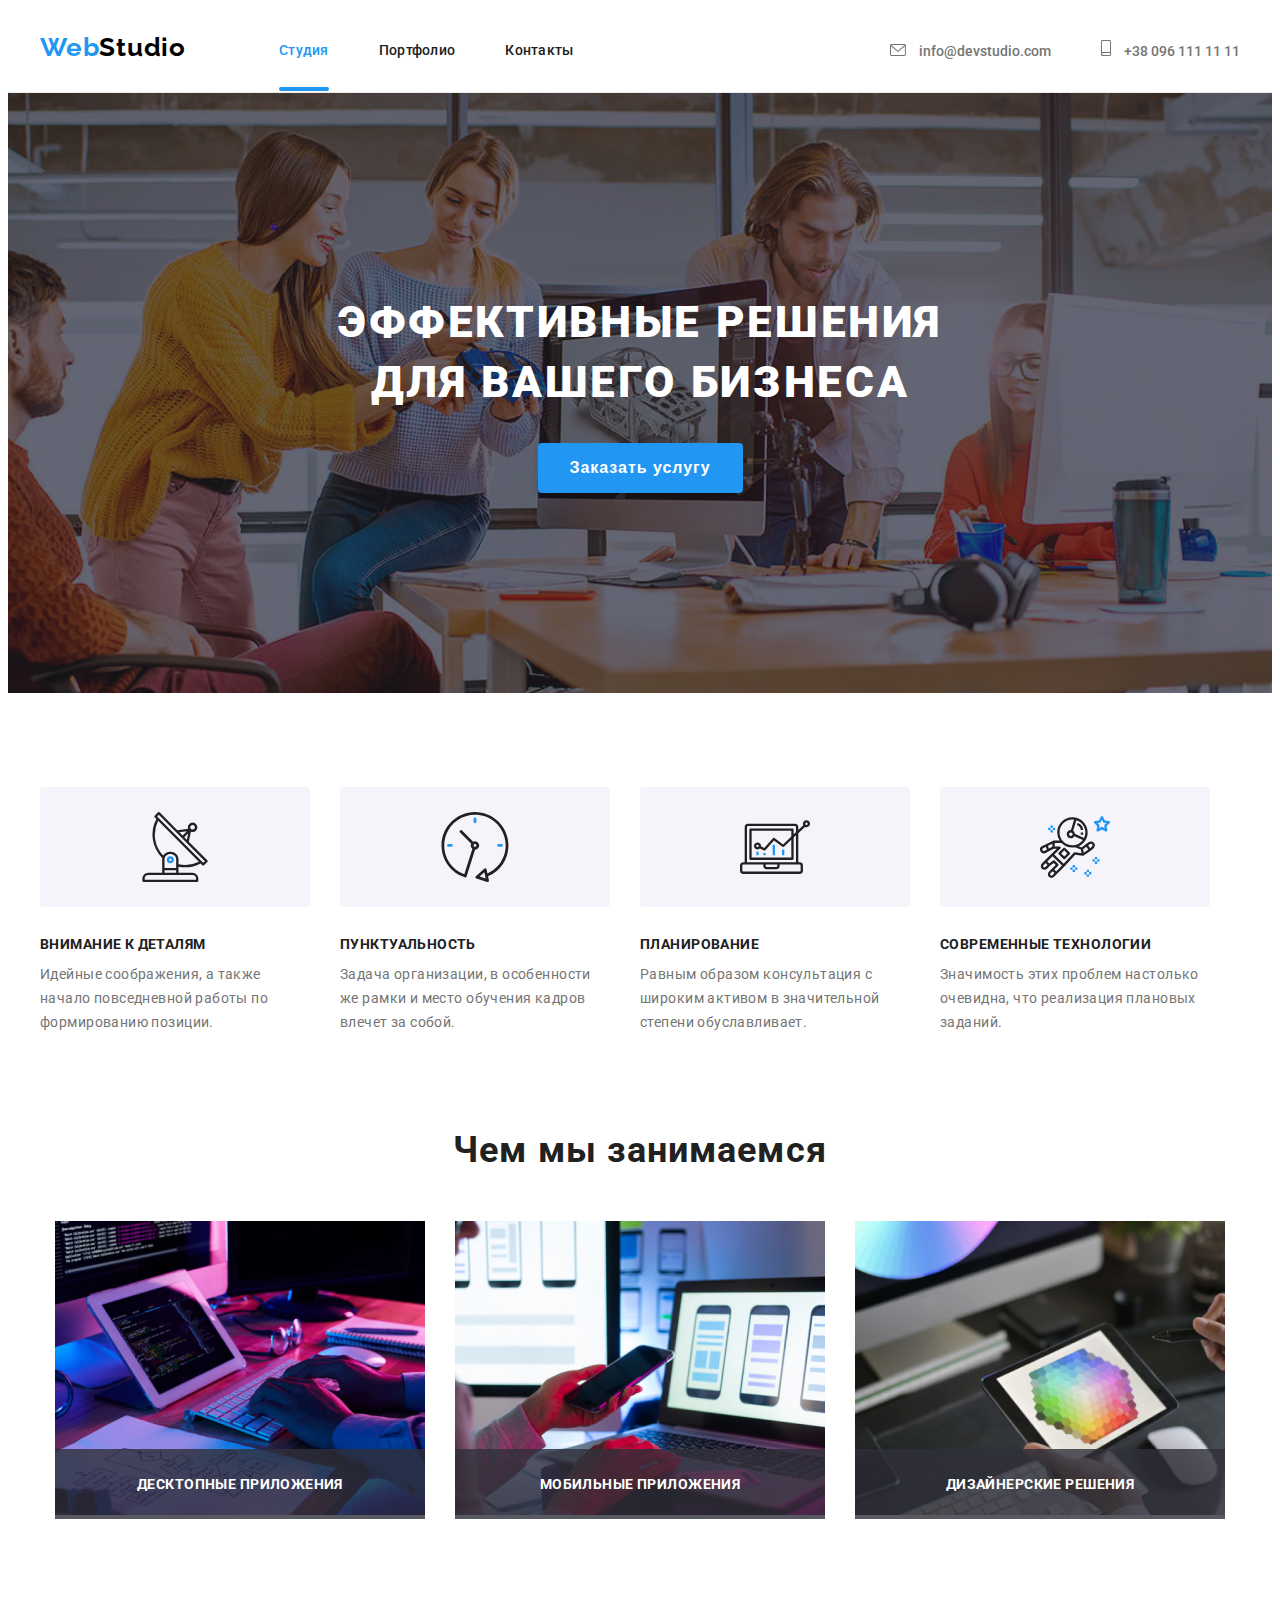
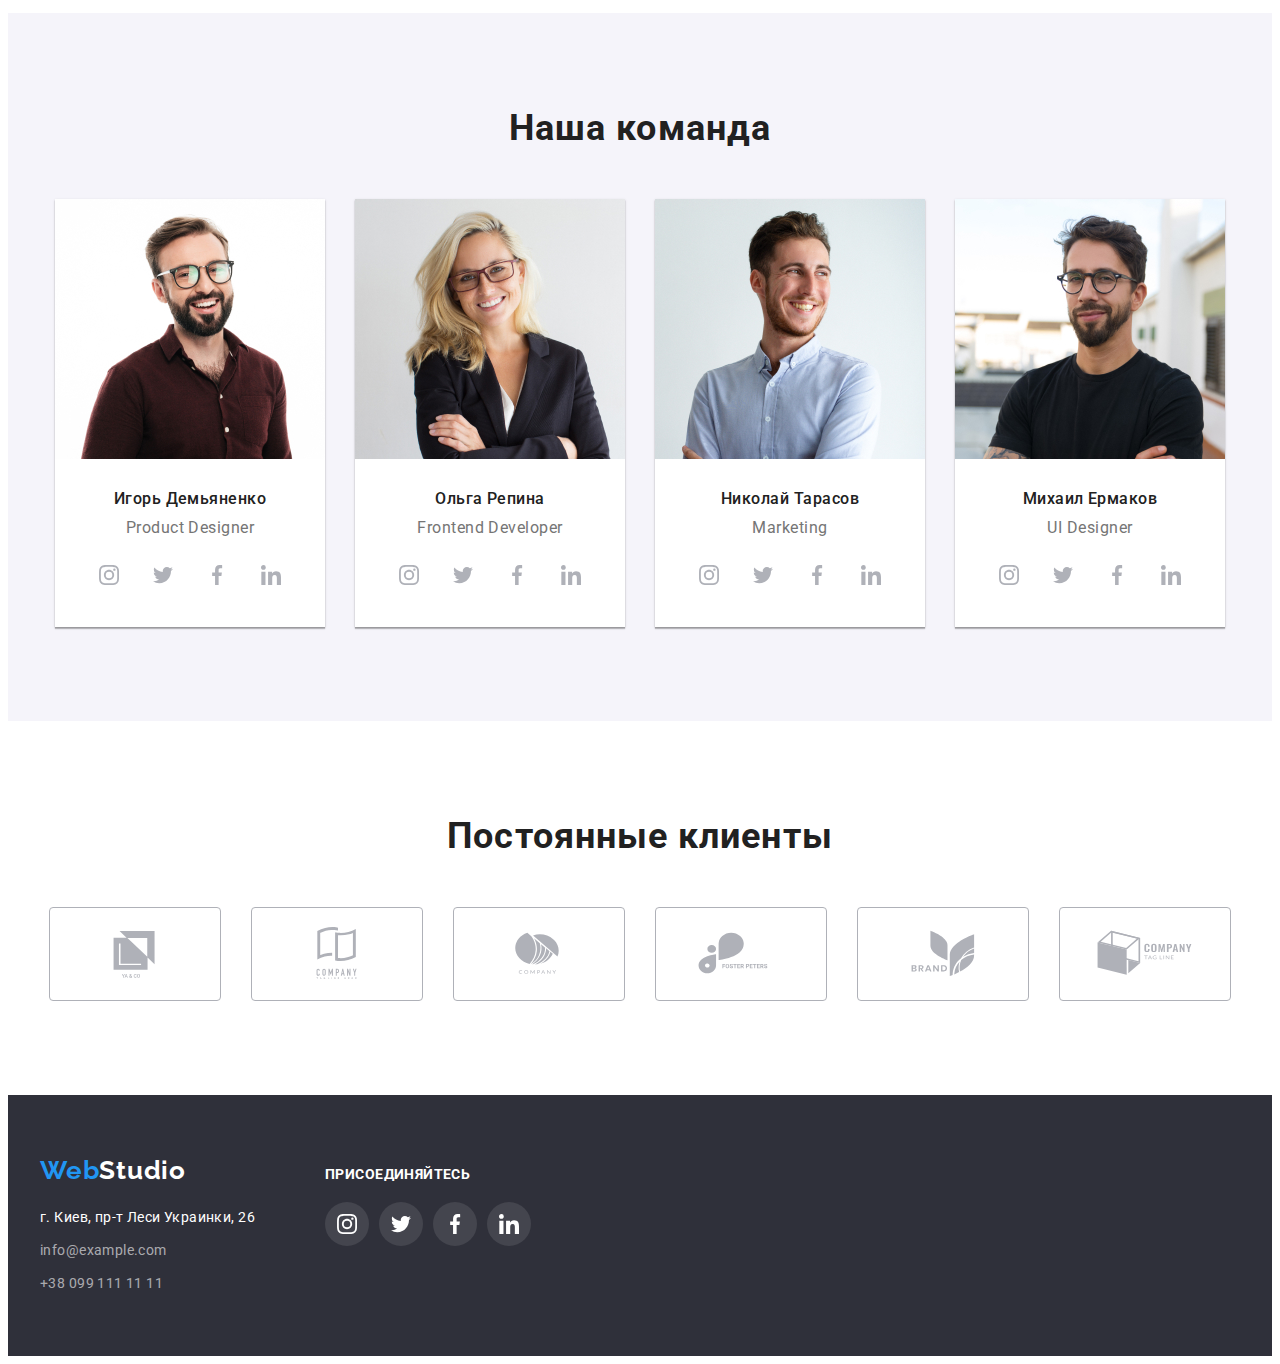
<file: index.html>
<!DOCTYPE html>
<html lang="en">
<head>
   <meta charset="UTF-8">
   <meta http-equiv="X-UA-Compatible" content="IE=edge">
   <meta name="viewport" content="width=device-width, initial-scale=1.0">
   <link rel="stylesheet" href="https://cdnjs.cloudflare.com/ajax/libs/modern-normalize/1.1.0/modern-normalize.min.css"
      integrity="sha512-wpPYUAdjBVSE4KJnH1VR1HeZfpl1ub8YT/NKx4PuQ5NmX2tKuGu6U/JRp5y+Y8XG2tV+wKQpNHVUX03MfMFn9Q=="
      crossorigin="anonymous" referrerpolicy="no-referrer" />
   <link rel="preconnect" href="https://fonts.googleapis.com">
   <link rel="preconnect" href="https://fonts.gstatic.com" crossorigin>
   <link href="https://fonts.googleapis.com/css2?family=Raleway:wght@700&family=Roboto:wght@400;500;700;900&display=swap"
      rel="stylesheet">
   <link rel="stylesheet" href="./css/styles.css">
   <title>Студія</title>
</head>
<body>
   <header class="header">
      <section class="container">
         <a class="logo" href="./index.html">Web<span class="logo-studio-header">Studio</span></a>
      
         <nav class="nav">
            <ul class="list">
               <li class="list-item active"><a class="header-link active" href="./index.html">Студия</a></li>
               <li class="list-item"><a class="header-link" href="./portfolio.html">Портфолио</a></li>
               <li class="list-item"><a class="header-link" href="#">Контакты</a></li>
            </ul>
         </nav>
      
         <div class="header-contacts">
            <ul class="list">
               <li class="list-item">
                  <a class="header-link" href="mailto:info@devstudio.com">
                        <svg class="svg-icon-header" width="16" height="12">
                           <use href="./images/sprite.svg#icon-email"></use>
                        </svg>
                        info@devstudio.com
                     </a>
               </li>
               <li class="list-item">
                  <a class="header-link" href="tel:+380961111111">
                        <svg class="svg-icon-header" width="10" height="16">
                           <use href="./images/sprite.svg#icon-smartphone"></use>
                        </svg>
                        +38 096 111 11 11
                     </a>
               </li>
            </ul>
         </div>
      </section>
   </header>

   <main>
      <section class="heroic-page">
         <section class="container hero-flex"> 

            <h1 class="heroic-title">Эффективные решения для вашего бизнеса</h1>

            <button class="btn heroic-btn" data-modal-open type="button">Заказать услугу</button>
         </section>
      </section>

      <section class="about-company section">
         <section class="container">   

            <ul class="list">
               <li class="list-item">
                  <div class="about-company-icon">
                     <svg width="70" height="70">
                        <use href="./images/sprite.svg#icon-antenna"></use>
                     </svg>
                  </div>
                  <h3 class="about-company-subtitle">Внимание к деталям</h3>
                  <p class="about-company-text">Идейные соображения, а также начало повседневной работы по формированию позиции.</p>
               </li>
               <li class="list-item">
                  <div class="about-company-icon">
                     <svg width="70" height="70">
                        <use href="./images/sprite.svg#icon-clock"></use>
                     </svg>
                  </div>
                  <h3 class="about-company-subtitle">Пунктуальность</h3>
                  <p class="about-company-text">Задача организации, в особенности же рамки и место обучения кадров влечет за собой.</p>
               </li>
               <li class="list-item">
                  <div class="about-company-icon">
                     <svg width="70" height="70">
                        <use href="./images/sprite.svg#icon-diagram"></use>
                     </svg>
                  </div>
                  <h3 class="about-company-subtitle">Планирование</h3>
                  <p class="about-company-text">Равным образом консультация с широким активом в значительной степени обуславливает.</p>
               </li>
               <li class="list-item">
                  <div class="about-company-icon">
                     <svg width="70" height="70">
                        <use href="./images/sprite.svg#icon-astronaut"></use>
                     </svg>
                  </div>
                  <h3 class="about-company-subtitle">Современные технологии</h3>
                  <p class="about-company-text">Значимость этих проблем настолько очевидна, что реализация плановых заданий.</p>
               </li>
            </ul>
         </section>
      </section>
      
      <section class="project-section section">
         <section class="container">   

            <h2 class="project-section-title">Чем мы занимаемся</h2>


            <ul class="list">
               <li class="list-item project-list">
                  <img class="project-foto" src="./images/img.jpg" width="370" alt="Пример проэкта">
                  <p class="project-info">Десктопные приложения</p>
               </li>
               <li class="list-item project-list">
                  <img class="project-foto" src="./images/img-1.jpg" width="370" alt="Пример проэкта">
                  <p class="project-info">Мобильные приложения</p>
               </li>
               <li class="list-item project-list">
                  <img class="project-foto" src="./images/img-2.jpg" width="370" alt="Пример проэкта">
                  <p class="project-info">Дизайнерские решения</p>
               </li>
            </ul>
         </section>
      </section>

      <section class="team-section section">
         <section class="container">   

            <h2 class="team-section-title">Наша команда</h2>


            <ul class="list">
               <li class="team-section_card list-item">
                  <img class="team-section_foto" src="./images/img-3.jpg" width="270" alt="Фото сотрудника">
                  <div class="team-section_card-text">
                     <h3 class="team-section_employee">Игорь Демьяненко</h3>
                     <p class="team-section_position">Product Designer</p>
                     <ul class="list social-network">
                        <li class="list-items">
                           <a class="social-icon-link" href="">
                              <svg class="social-icon" width="20" height="20">
                                 <use href="./images/sprite.svg#icon-instagram"></use>
                              </svg>
                           </a>
                        </li>
                        <li class="list-items">
                           <a class="social-icon-link" href="">
                              <svg class="social-icon" width="20" height="20">
                                 <use href="./images/sprite.svg#icon-twitter"></use>
                              </svg>
                           </a>
                        </li>
                        <li class="list-items">
                           <a class="social-icon-link" href="">
                              <svg class="social-icon" width="20" height="20">
                                 <use href="./images/sprite.svg#icon-facebook"></use>
                              </svg>
                           </a>
                        </li>
                        <li class="list-items">
                           <a class="social-icon-link" href="">
                              <svg class="social-icon" width="20" height="20">
                                 <use href="./images/sprite.svg#icon-linkedin"></use>
                              </svg>
                           </a>
                        </li>
                     </ul>
                  </div>
               </li>

               <li class="team-section_card list-item">
                  <img class="team-section_foto" src="./images/img-4.jpg" width="270" alt="Фото сотрудника">
                  <div class="team-section_card-text">
                     <h3 class="team-section_employee">Ольга Репина</h3>
                     <p class="team-section_position">Frontend Developer</p>
                     <ul class="list social-network">
                        <li class="list-items">
                           <a class="social-icon-link" href="">
                              <svg class="social-icon" width="20" height="20">
                                 <use href="./images/sprite.svg#icon-instagram"></use>
                              </svg>
                           </a>
                        </li>
                        <li class="list-items">
                           <a class="social-icon-link" href="">
                              <svg class="social-icon" width="20" height="20">
                                 <use href="./images/sprite.svg#icon-twitter"></use>
                              </svg>
                           </a>
                        </li>
                        <li class="list-items">
                           <a class="social-icon-link" href="">
                              <svg class="social-icon" width="20" height="20">
                                 <use href="./images/sprite.svg#icon-facebook"></use>
                              </svg>
                           </a>
                        </li>
                        <li class="list-items">
                           <a class="social-icon-link" href="">
                              <svg class="social-icon" width="20" height="20">
                                 <use href="./images/sprite.svg#icon-linkedin"></use>
                              </svg>
                           </a>
                        </li>
                     </ul>
                  </div>
               </li>

               <li class="team-section_card list-item">
                  <img class="team-section_foto" src="./images/img-5.jpg" width="270" alt="Фото сотрудника">
                  <div class="team-section_card-text">
                     <h3 class="team-section_employee">Николай Тарасов</h3>
                     <p class="team-section_position">Marketing</p>
                     <ul class="list social-network">
                        <li class="list-items">
                           <a class="social-icon-link" href="">
                              <svg class="social-icon" width="20" height="20">
                                 <use href="./images/sprite.svg#icon-instagram"></use>
                              </svg>
                           </a>
                        </li>
                        <li class="list-items">
                           <a class="social-icon-link" href="">
                              <svg class="social-icon" width="20" height="20">
                                 <use href="./images/sprite.svg#icon-twitter"></use>
                              </svg>
                           </a>
                        </li>
                        <li class="list-items">
                           <a class="social-icon-link" href="">
                              <svg class="social-icon" width="20" height="20">
                                 <use href="./images/sprite.svg#icon-facebook"></use>
                              </svg>
                           </a>
                        </li>
                        <li class="list-items">
                           <a class="social-icon-link" href="">
                              <svg class="social-icon" width="20" height="20">
                                 <use href="./images/sprite.svg#icon-linkedin"></use>
                              </svg>
                           </a>
                        </li>
                     </ul>
                  </div>
               </li>

               <li class="team-section_card list-item">
                  <img class="team-section_foto" src="./images/img-6.jpg" width="270" alt="Фото сотрудника">
                  <div class="team-section_card-text">
                     <h3 class="team-section_employee">Михаил Ермаков</h3>
                     <p class="team-section_position">UI Designer</p>
                     <ul class="list social-network">
                        <li class="list-items">
                           <a class="social-icon-link" href="">
                              <svg class="social-icon" width="20" height="20">
                                 <use href="./images/sprite.svg#icon-instagram"></use>
                              </svg>
                           </a>
                        </li>
                        <li class="list-items">
                           <a class="social-icon-link" href="">
                              <svg class="social-icon" width="20" height="20">
                                 <use href="./images/sprite.svg#icon-twitter"></use>
                              </svg>
                           </a>
                        </li>
                        <li class="list-items">
                           <a class="social-icon-link" href="">
                              <svg class="social-icon" width="20" height="20">
                                 <use href="./images/sprite.svg#icon-facebook"></use>
                              </svg>
                           </a>
                        </li>
                        <li class="list-items">
                           <a class="social-icon-link" href="">
                              <svg class="social-icon" width="20" height="20">
                                 <use href="./images/sprite.svg#icon-linkedin"></use>
                              </svg>
                           </a>
                        </li>
                     </ul>
                  </div>
               </li>

            </ul>
         </section>
      </section>

      <section class="our-client section">
         <section class="container">
            <h2 class="our-client-section-title">Постоянные клиенты</h2>

            <ul class="list our-client-list">
               <li class="our-client-list-item">
                  <a class="our-client-link" href="">
                     <svg class="our-client-icon" wigth="106" height="60">
                        <use href="./images/sprite.svg#icon-client-company-1"></use>
                     </svg>
                  </a>
               </li>
               <li class="our-client-list-item">
                  <a class="our-client-link" href="">
                     <svg class="our-client-icon" wigth="106" height="60">
                        <use href="./images/sprite.svg#icon-client-company-2"></use>
                     </svg>
                  </a>
               </li>
               <li class="our-client-list-item">
                  <a class="our-client-link" href="">
                     <svg class="our-client-icon" wigth="106" height="60">
                        <use href="./images/sprite.svg#icon-client-company-3"></use>
                     </svg>
                  </a>
               </li>
               <li class="our-client-list-item">
                  <a class="our-client-link" href="">
                     <svg class="our-client-icon" wigth="106" height="60">
                        <use href="./images/sprite.svg#icon-client-company-4"></use>
                     </svg>
                  </a>
               </li>
               <li class="our-client-list-item">
                  <a class="our-client-link" href="">
                     <svg class="our-client-icon" wigth="106" height="60">
                        <use href="./images/sprite.svg#icon-client-company-5"></use>
                     </svg>
                  </a>
               </li>
               <li class="our-client-list-item">
                  <a class="our-client-link" href="">
                     <svg class="our-client-icon" wigth="106" height="60">
                        <use href="./images/sprite.svg#icon-client-company-6"></use>
                     </svg>
                  </a>
               </li>
            </ul>
         </section>
      </section>
   </main>

   <footer class="footer-section section">
      <section class="container">
         <ul class="list footer-list">
            <li class="list-item">
               <a class=" logo" href="#">Web<span class="logo-studio-footer">Studio</span></a>

               <div class="footer-contacts">
                  <address class="footer-contacts-info address">г. Киев, пр-т Леси Украинки, 26</address>
                  <a class="footer-contacts-info" href="mailto:info@example.com">info@example.com</a>
                  <a class="footer-contacts-info" href="tel:+380991111111">+38 099 111 11 11</a>
               </div>
            </li>
            <li class="list-item">
               <h2 class="footer-subtitle">присоединяйтесь</h2>

               <ul class="list footer-social-network">
                  <li class="list-items">
                     <a class="footer-social-icon-link" href="">
                        <svg class="footer-social-icon" width="20" height="20">
                           <use href="./images/sprite.svg#icon-instagram"></use>
                        </svg>
                     </a>
                  </li>
                  <li class="list-items">
                     <a class="footer-social-icon-link" href="">
                        <svg class="footer-social-icon" width="20" height="20">
                           <use href="./images/sprite.svg#icon-twitter"></use>
                        </svg>
                     </a>
                  </li>
                  <li class="list-items">
                     <a class="footer-social-icon-link" href="">
                        <svg class="footer-social-icon" width="20" height="20">
                           <use href="./images/sprite.svg#icon-facebook"></use>
                        </svg>
                     </a>
                  </li>
                  <li class="list-items">
                     <a class="footer-social-icon-link" href="">
                        <svg class="footer-social-icon" width="20" height="20">
                           <use href="./images/sprite.svg#icon-linkedin"></use>
                        </svg>
                     </a>
                  </li>
               </ul>
            </li>
         </ul>
      </section>
   </footer>

   <div class="backdrop is-hidden" data-modal>
      <div class="modal-wrapper">
         <button class="modal-btn" data-modal-close>
            <svg width="18" height="18">
               <use href="./images/sprite.svg#icon-close-btn"></use>
            </svg>
         </button>
      </div>
   </div>

   <script src="./js/modal.js"></script>
</body>
</html>
</file>
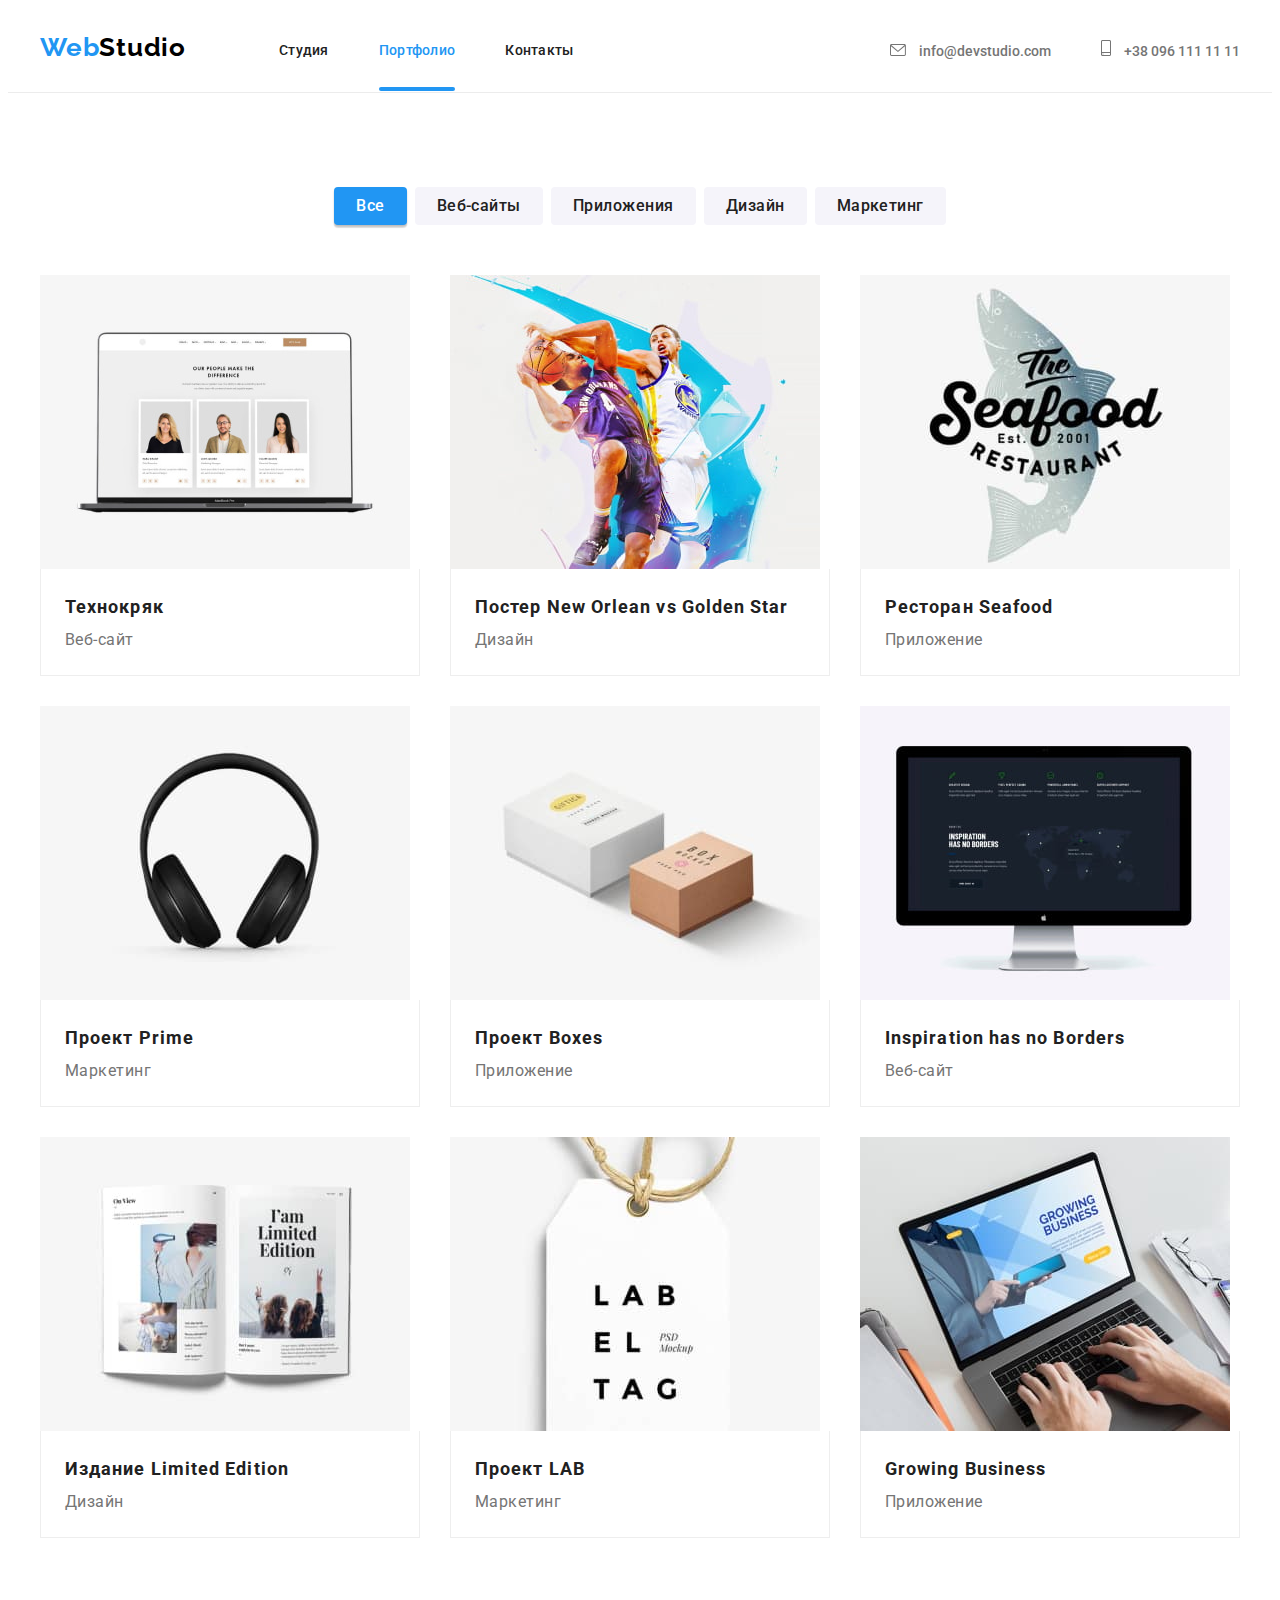
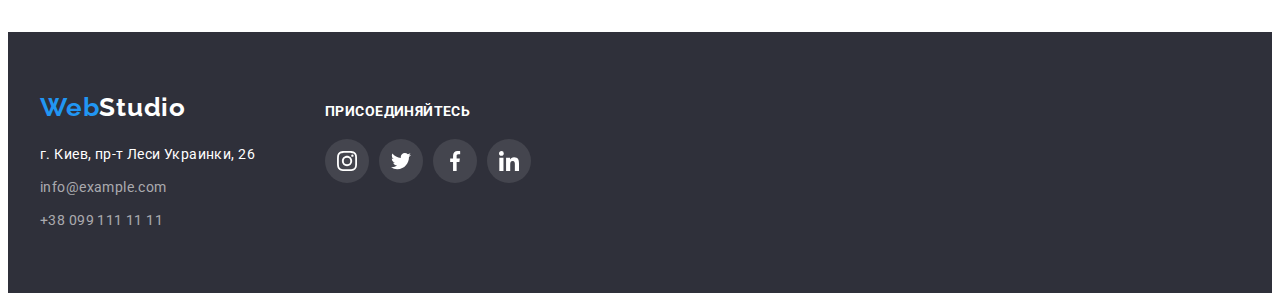
<file: portfolio.html>
<!DOCTYPE html>
<html lang="ru">
<head>
   <meta charset="UTF-8">
   <meta http-equiv="X-UA-Compatible" content="IE=edge">
   <meta name="viewport" content="width=device-width, initial-scale=1.0">
   <link rel="stylesheet" href="https://cdnjs.cloudflare.com/ajax/libs/modern-normalize/1.1.0/modern-normalize.min.css"
      integrity="sha512-wpPYUAdjBVSE4KJnH1VR1HeZfpl1ub8YT/NKx4PuQ5NmX2tKuGu6U/JRp5y+Y8XG2tV+wKQpNHVUX03MfMFn9Q=="
      crossorigin="anonymous" referrerpolicy="no-referrer" />
   <link rel="preconnect" href="https://fonts.googleapis.com">
   <link rel="preconnect" href="https://fonts.gstatic.com" crossorigin>
   <link href="https://fonts.googleapis.com/css2?family=Raleway:wght@700&family=Roboto:wght@400;500;700;900&display=swap"
      rel="stylesheet">
   <link rel="stylesheet" href="./css/styles.css">
   <title>Портфоліо</title>
</head>


<body>
   <header class="header">
      <section class="container">
         <a class="logo" href="./index.html">Web<span class="logo-studio-header">Studio</span></a>
      
         <nav class="nav">
            <ul class="list">
               <li class="list-item"><a class="header-link" href="./index.html">Студия</a></li>
               <li class="list-item active"><a class="header-link active" href="./portfolio.html">Портфолио</a></li>
               <li class="list-item"><a class="header-link" href="#">Контакты</a></li>
            </ul>
         </nav>
      
         <div class="header-contacts">
            <ul class="list">
               <li class="list-item">
                  <a class="header-link" href="mailto:info@devstudio.com">
                     <svg class="svg-icon-header" width="16" height="12">
                        <use href="./images/sprite.svg#icon-email"></use>
                     </svg>
                     info@devstudio.com
                  </a>
               </li>
               <li class="list-item">
                  <a class="header-link" href="tel:+380961111111">
                     <svg class="svg-icon-header" width="10" height="16">
                        <use href="./images/sprite.svg#icon-smartphone"></use>
                     </svg>
                     +38 096 111 11 11
                  </a>
               </li>
            </ul>
         </div>
      </section>
   </header>

<main >
   <section class="portfolio-list-example section">
      <section class="container">
         <ul class="filter-buttons list">
            <li class="list-item"><button class="btn filter-btn active" type="button">Все</button></li>
            <li class="list-item"><button class="btn filter-btn" type="button">Веб-сайты</button></li>
            <li class="list-item"><button class="btn filter-btn" type="button">Приложения</button></li>
            <li class="list-item"><button class="btn filter-btn" type="button">Дизайн</button></li>
            <li class="list-item"><button class="btn filter-btn" type="button">Маркетинг</button></li>
         </ul>

         <ul class="portfolio-project list">
            <li class="list-item">
               <a class="portfolio-project-card" href="#">
                  <div class="portfolio-project-overlay-box">
                     <img class="portfolio-project-foto" src="./images/portfolioexample1.jpg" alt="Проект Технокряк">
                     <p class="portfolio-project-overlay">Ресурс предлагает комплексные предложения с разным уровнем функционала и сервисов. 
                        Все это позволит посетителю получить исчерпывающие сведения о компании или частном лице.
                     </p>
                  </div>
                  <div class="portfolio-project-info">
                     <h2 class="portfolio-project-subtitle">Технокряк</h2>
                     <p class="portfolio-project-text">Веб-сайт</p>
                  </div>
               </a>
            </li>
            <li class="list-item">
               <a class="portfolio-project-card" href="#">
                  <div class="portfolio-project-overlay-box">
                     <img class="portfolio-project-foto" src="./images/portfolioexample2.jpg" alt="Проект New Orlean vs Golden Star">
                     <p class="portfolio-project-overlay">Ресурс предлагает комплексные предложения с разным уровнем функционала и сервисов. 
                        Все это позволит посетителю получить исчерпывающие сведения о компании или частном лице.
                     </p>
                  </div>
                  <div class="portfolio-project-info">
                     <h2 class="portfolio-project-subtitle">Постер New Orlean vs Golden Star</h2>
                     <p class="portfolio-project-text">Дизайн</p>
                  </div>
               </a>
            </li>
            <li class="list-item">
               <a class="portfolio-project-card" href="#">
                  <div class="portfolio-project-overlay-box">
                     <img class="portfolio-project-foto" src="./images/portfolioexample3.jpg" alt="Проект ресторану Seafood">
                     <p class="portfolio-project-overlay">Ресурс предлагает комплексные предложения с разным уровнем функционала и сервисов. 
                        Все это позволит посетителю получить исчерпывающие сведения о компании или частном лице.
                     </p>
                  </div>
                  <div class="portfolio-project-info">
                     <h2 class="portfolio-project-subtitle">Ресторан Seafood</h2>
                     <p class="portfolio-project-text">Приложение</p>
                  </div>
               </a>
            </li>
            <li class="list-item">
               <a class="portfolio-project-card" href="#">
                  <div class="portfolio-project-overlay-box">
                     <img class="portfolio-project-foto" src="./images/portfolioexample4.jpg" alt="Проект Prime">
                     <p class="portfolio-project-overlay">Ресурс предлагает комплексные предложения с разным уровнем функционала и сервисов. 
                        Все это позволит посетителю получить исчерпывающие сведения о компании или частном лице.
                     </p>
                  </div>
                  <div class="portfolio-project-info">
                     <h2 class="portfolio-project-subtitle">Проект Prime</h2>
                     <p class="portfolio-project-text">Маркетинг</p>
                  </div>
               </a>
            </li>
            <li class="list-item">
               <a class="portfolio-project-card" href="#">
                  <div class="portfolio-project-overlay-box">
                     <img class="portfolio-project-foto" src="./images/portfolioexample5.jpg" alt="Проект Boxes">
                     <p class="portfolio-project-overlay">Ресурс предлагает комплексные предложения с разным уровнем функционала и сервисов. 
                        Все это позволит посетителю получить исчерпывающие сведения о компании или частном лице.
                     </p>
                  </div>
                  <div class="portfolio-project-info">
                     <h2 class="portfolio-project-subtitle">Проект Boxes</h2>
                     <p class="portfolio-project-text">Приложение</p>
                  </div>
               </a>
            </li>
            <li class="list-item">
               <a class="portfolio-project-card" href="#">
                  <div class="portfolio-project-overlay-box">
                     <img class="portfolio-project-foto" src="./images/portfolioexample6.jpg" alt="Проект Inspiration has no Borders">
                     <p class="portfolio-project-overlay">Ресурс предлагает комплексные предложения с разным уровнем функционала и сервисов. 
                        Все это позволит посетителю получить исчерпывающие сведения о компании или частном лице.
                     </p>
                  </div>
                  <div class="portfolio-project-info">
                     <h2 class="portfolio-project-subtitle">Inspiration has no Borders</h2>
                     <p class="portfolio-project-text">Веб-сайт</p>
                  </div>
               </a>
            </li>
            <li class="list-item">
               <a class="portfolio-project-card" href="#">
                  <div class="portfolio-project-overlay-box">
                     <img class="portfolio-project-foto" src="./images/portfolioexample7.jpg" alt="Проект Limited Edition">
                     <p class="portfolio-project-overlay">Ресурс предлагает комплексные предложения с разным уровнем функционала и сервисов. 
                        Все это позволит посетителю получить исчерпывающие сведения о компании или частном лице.
                     </p>
                  </div>
                  <div class="portfolio-project-info">
                     <h2 class="portfolio-project-subtitle">Издание Limited Edition</h2>
                     <p class="portfolio-project-text">Дизайн</p>
                  </div>
               </a>
            </li>
            <li class="list-item">
               <a class="portfolio-project-card" href="#">
                  <div class="portfolio-project-overlay-box">
                     <img class="portfolio-project-foto" src="./images/portfolioexample8.jpg" alt="Проект LAB">
                     <p class="portfolio-project-overlay">Ресурс предлагает комплексные предложения с разным уровнем функционала и сервисов. 
                        Все это позволит посетителю получить исчерпывающие сведения о компании или частном лице.
                     </p>
                  </div>
                  <div class="portfolio-project-info">
                     <h2 class="portfolio-project-subtitle">Проект LAB</h2>
                     <p class="portfolio-project-text">Маркетинг</p>
                  </div>
               </a>
            </li>
            <li class="list-item">
               <a class="portfolio-project-card" href="#">
                  <div class="portfolio-project-overlay-box">
                     <img class="portfolio-project-foto" src="./images/portfolioexample9.jpg" alt="Проект Growing Business">
                     <p class="portfolio-project-overlay">Ресурс предлагает комплексные предложения с разным уровнем функционала и сервисов. 
                        Все это позволит посетителю получить исчерпывающие сведения о компании или частном лице.
                     </p>
                  </div>
                  <div class="portfolio-project-info">
                     <h2 class="portfolio-project-subtitle">Growing Business</h2>
                     <p class="portfolio-project-text">Приложение</p>
                  </div>
               </a>
            </li>
         </ul>
      </section>
   </section>
</main>

   <footer class="footer-section section">
      <section class="container">
         <ul class="list footer-list">
            <li class="list-item">
               <a class=" logo" href="#">Web<span class="logo-studio-footer">Studio</span></a>
   
               <div class="footer-contacts">
                  <address class="footer-contacts-info address">г. Киев, пр-т Леси Украинки, 26</address>
                  <a class="footer-contacts-info" href="mailto:info@example.com">info@example.com</a>
                  <a class="footer-contacts-info" href="tel:+380991111111">+38 099 111 11 11</a>
               </div>
            </li>
            <li class="list-item">
               <h2 class="footer-subtitle">присоединяйтесь</h2>
   
               <ul class="list footer-social-network">
                  <li class="list-items">
                     <a class="footer-social-icon-link" href="">
                        <svg class="footer-social-icon" width="20" height="20">
                           <use href="./images/sprite.svg#icon-instagram"></use>
                        </svg>
                     </a>
                  </li>
                  <li class="list-items">
                     <a class="footer-social-icon-link" href="">
                        <svg class="footer-social-icon" width="20" height="20">
                           <use href="./images/sprite.svg#icon-twitter"></use>
                        </svg>
                     </a>
                  </li>
                  <li class="list-items">
                     <a class="footer-social-icon-link" href="">
                        <svg class="footer-social-icon" width="20" height="20">
                           <use href="./images/sprite.svg#icon-facebook"></use>
                        </svg>
                     </a>
                  </li>
                  <li class="list-items">
                     <a class="footer-social-icon-link" href="">
                        <svg class="footer-social-icon" width="20" height="20">
                           <use href="./images/sprite.svg#icon-linkedin"></use>
                        </svg>
                     </a>
                  </li>
               </ul>
            </li>
         </ul>
      </section>
   </footer>
</body>
</html>
</file>
<file: css/styles.css>
:root {
   --dark-background: #2F303A;
   --main-text-theme-accent: #212121;
   --main-text-theme-paragraph: #757575;
   --white-theme: #FFFFFF;
   --white-theme-liquid: rgba(255, 255, 255, 0.6);
   --hiperlink-and-active-theme: #2196F3;
   --filter-button-color: #F5F4FA;
   --icon-main-color: #AFB1B8;
   
   --animations-link-border: border-color 250ms cubic-bezier(0.4, 0, 0.2, 1);
   --animations-link-color: color 250ms cubic-bezier(0.4, 0, 0.2, 1);
   --animations-link-bg: background-color 250ms cubic-bezier(0.4, 0, 0.2, 1);
   --animations-link-shadow: box-shadow 250ms cubic-bezier(0.4, 0, 0.2, 1);
   --animations-slow: 2500ms 250 ms ease-in-out;
}

body{
font-family: 'Raleway', sans-serif;
font-family: 'Roboto', sans-serif; 
color: var(--main-text-theme-accent);
} 

.list {
   list-style: none;
}

h1,
h2,
h3,
h4,
h5,
h6,
p {
   margin: 0;
}

ul {
   margin: 0;
   padding: 0;
}

.container {
   width: 1200px;
   margin: 0 auto;
   padding: 0 15px;
}

.header {
   border-bottom: 1px solid #ECECEC;
}

.header > .container {
   display: flex;
   flex-direction: row;
   
}

.logo {
   font-family: 'Raleway';
   font-weight: 700;
   font-size: 26px;
   line-height: 1.19;
   letter-spacing: 0.03em;
   color: var(--hiperlink-and-active-theme);
}

.logo-studio-header {
   color: #000;
}

.header .logo {
   padding: 24px 0;
   margin-right: 93px;
}

.header {
   text-decoration: none;
   color: var(--main-text-theme-accent);
}
.logo,
.header-link {
   text-decoration: none;
}

.header .list {
   display: flex;
   align-items: center;
   list-style: none;
}


.nav .header-link {
   font-weight: 500;
   font-size: 14px;
   line-height: 1.14;
   letter-spacing: 0.02em;
   color: currentColor;
   transition: var(--animations-link-color);
}

.list-item.active {
   position: relative;
}

.list-item.active::after {
   position: absolute;
   bottom: 0;
   left: 0;
   content: "";
   width: 100%;
   height: 4px;
   border-radius: 2px;
   color: var(--hiperlink-and-active-theme);
   background-color: var(--hiperlink-and-active-theme);
}

.header-contacts .header-link {
   font-weight: 500;
   font-size: 14px;
   line-height: 1.14;
   color: var(--main-text-theme-paragraph);
   transition: var(--animations-link-color);

}

.nav .list-item,
.header-contacts .list-item  { 
   margin-right: 50px;
   padding: 32px 0;
   
}

.nav .list-item:last-child,
.header-contacts .list-item:last-child{
   margin-right: 0;
}

.header-contacts {
   margin-left: auto;
}

/* .header-link .active */

.nav .header-link:hover,
.nav .header-link:focus,
.header-contacts .header-link:hover,
.header-contacts .header-link:focus,
.footer-contacts-info:hover,
.footer-contacts-info:focus,
.header-link.active {
   color: var(--hiperlink-and-active-theme)
}

.svg-icon-header {
   margin-right: 10px;
   fill: currentColor;
}

.heroic-page {
   background-color: var(--dark-background);
   background-image: linear-gradient(to right, rgba(47, 48, 58, 0.4), rgba(47, 48, 58, 0.4)), url(../images/herobackgraund.png);
   background-repeat: no-repeat;
   background-position: center;
   max-width: 1600рх;
   padding: 200px 0;

}
.hero-flex {
   display: flex;
   flex-direction: column;
   justify-content: center;
}


.heroic-title {
   font-weight: 900;
   font-size: 44px;
   line-height: 1.36;
   text-align: center;
   letter-spacing: 0.06em;
   text-transform: uppercase;
   
   color: var(--white-theme);

   width: 696px;
   margin: 0 auto;
   margin-bottom: 30px;
}

.heroic-btn {
   font-weight: 700;
   font-size: 16px;
   line-height: 1.88;
   letter-spacing: 0.06em;
   color: var(--white-theme);
   background-color: var(--hiperlink-and-active-theme);
   box-shadow: 0px 4px 4px rgba(0, 0, 0, 0.15);
   border: none;
   border-radius: 4px;
   
   transition: var(--animations-link-bg);

   padding: 10px 32px;
   margin-left: auto;
   margin-right: auto;
}

.heroic-btn:hover,
.heroic-btn:focus {
   background-color: #188CE8;
}

                     /*  *modal */

.backdrop {
   position: fixed;
   top: 0;
   left: 0;
   width: 100%;
   height: 100%;
   background-color: rgba(0, 0, 0, 0.3);

   transition: opacity var(--animations-slow), visibility var(--animations-slow);
}

.backdrop.is-hidden {
   opacity: 0;
   visibility: hidden;
   pointer-events: none;
}

.modal-wrapper {
   position: absolute;
   top: 50%;
   left: 50%;
   transform: translate(-50%, -50%);
   width: 528px;
   height: 581px;
   background-color: #fff;
   border-radius: 4px;

   transition: transform 450ms ease-in-out 300ms, opacity 450ms ease-in-out 300ms;
}

.backdrop.is-hidden .modal-wrapper {
   transform: translate(-50%, -50%) scale(0.4);
   opacity: 0;
}

.backdrop .modal-wrapper {
   transform: translate(-50%, -50%) scale(1);
   opacity: 1;
}

.modal-btn {
   position: absolute;
   top: 10px;
   right: 10px;

   display: flex;
   align-items: center;
   justify-content: center;
   width: 30px;
   height: 30px;
   padding: 0;

   border: 1px solid rgba(0, 0, 0, 0.1);
   border-radius: 50%;
   background-color: transparent;

   cursor: pointer;
}

.section {
   padding-top: 94px;
   padding-bottom: 94px;
}

.about-company-icon {
   display: flex;
   justify-content: center;
   align-items: center;
   width: 270px;
   height: 120px;
   background-color: var(--filter-button-color);
   border-radius: 4px;
   margin-bottom: 30px;

}

.about-company.section {
   padding-bottom: 0;
}


.about-company .list {
   display: flex;
}

.about-company .list-item {
   width: 270px;
   margin-right: 30px;
}

.about-company .list-item:last-child {
   margin-right: 0; 
}

.about-company-subtitle {
   font-weight: 700;
   font-size: 14px;
   line-height: 1.14;
   letter-spacing: 0.03em;
   text-transform: uppercase;
   margin-bottom: 10px;
}

.about-company-text {
   font-size: 14px;
   line-height: 1.71;
   letter-spacing: 0.03em;
   color: var(--main-text-theme-paragraph);

   
}

.project-section-title,
.team-section-title,
.our-client-section-title {
   font-weight: 700;
   font-size: 36px;
   line-height: 1.17;
   text-align: center;
   letter-spacing: 0.03em;
   margin-bottom: 50px;
}

.project-section  .list,
.team-section  .list {
   display: flex;
   justify-content: center;
}

.project-section .list-item ,
.team-section .list-item {
   margin-right: 30px;
}

.project-list {
   position: relative;
}

.project-info {
   position: absolute;
   bottom: 0;
   left: 0;
   font-weight: 700;
   font-size: 14px;
   line-height: 16px;
   text-align: center;
   letter-spacing: 0.03em;
   text-transform: uppercase;
   width: 100%;
   /* height: 70px; */
   text-align: center;
   padding: 27px 0;
   background-color: rgba(47, 48, 58, 0.8);;

   color: var(--white-theme);
}

.project-section .list-item:last-child,
.team-section .list-item:last-child {
   margin-right: 0;
}
.team-section {
   background-color: var(--filter-button-color);
}

.team-section_foto {
   display: block;
}

.team-section_card {
   box-shadow: 0px 1px 3px rgba(0, 0, 0, 0.12), 0px 1px 1px rgba(0, 0, 0, 0.14), 0px 2px 1px rgba(0, 0, 0, 0.2);
}

.team-section_card-text {
   display: flex;
   flex-direction: column;
   justify-content: center;
   background-color: var(--white-theme);
   padding-top: 30px;
   padding-bottom: 30px;
   }

.team-section_employee {
   font-weight: 500;
   font-size: 16px;
   line-height: 1.19;
   text-align: center;
   letter-spacing: 0.03em;
   margin-bottom: 10px;
}

.team-section_position {
font-size: 16px;
line-height: 1.19;
text-align: center;
letter-spacing: 0.03em;
color: var(--main-text-theme-paragraph);
margin-bottom: 16px;
}

.social-icon-link {
   display: flex;
   justify-content: center;
   align-items: center;
   width: 44px;
   height: 44px;
   border-radius: 50%;
   /* background-color: #2196F3; */
   color: var(--icon-main-color);
   transition: var(--animations-link-color), var(--animations-link-bg);

}

.social-icon-link:hover,
.social-icon-link:focus {
   color: var(--white-theme);
   background-color: var(--hiperlink-and-active-theme);
}

      

.social-icon {
   fill: currentColor;
}

.social-network .list-items:not(:last-child) {
   margin-right: 10px;
}

.our-client-list {
   display: flex;
   justify-content: center;
   align-items: center;
}



.our-client-list-item:not(:last-child) {
   margin-right: 30px;
}

.our-client-link {
   display: flex;
   justify-content: center;
   align-items: center;
   width: 170px;
   height: 92px;
   border: 1px solid var(--icon-main-color);
   border-radius: 4px;

   color: var(--icon-main-color);

   transition: var(--animations-link-border), var(--animations-link-color)

}

.our-client-icon {
   fill: currentColor;
}

.our-client-link:hover ,
.our-client-link:focus {

   color: var(--hiperlink-and-active-theme);
   border-color: var(--hiperlink-and-active-theme);
}





.footer-section {
   background-color: var(--dark-background);
   padding-top: 60px;
   padding-bottom: 60px;
}

.footer-list{
display: flex;
align-items:baseline
}

.footer-list .list-item:not(:last-child) {
margin-right: 70px;
}


.logo-studio-footer {
   color: var(--white-theme);
}

.footer-section .logo {
   display: inline-block;
   margin-bottom: 20px;
}

.footer-contacts-info {
   display: block;
   text-decoration: none;
   font-size: 14px;
   line-height: 1.71;
   letter-spacing: 0.03em;
   color: var(--white-theme-liquid);
   margin-bottom: 9px;
   transition: var(--animations-link-color);
}

.footer-contacts-info:last-child {
   margin-bottom: 0;
}

.footer-contacts-info.address {
   font-style: normal;
   color: var(--white-theme);
}


.footer-subtitle {
   font-weight: 700;
   font-size: 14px;
   line-height: 16px;
   letter-spacing: 0.03em;
   text-transform: uppercase;

   color: var(--white-theme);
   margin-bottom: 20px;
}

.footer-social-network {
   display: flex;
}

.footer-social-icon-link {
   display: flex;
   justify-content: center;
   align-items: center;
   width: 44px;
   height: 44px;
   border-radius: 50%;
   background-color: #44454E;
   transition: var(--animations-link-bg);
}

.footer-social-icon-link:hover,
.footer-social-icon-link:focus {
   color: var(--white-theme);
   background-color: var(--hiperlink-and-active-theme);
}

.footer-social-icon {
   fill: var(--white-theme);
}

.footer-social-network .list-items:not(:last-child) {
   margin-right: 10px;
}



.filter-buttons {
   display: flex;
   justify-content: center;
   margin-bottom: 50px;
}

.filter-btn {
   display: block;
   justify-content: center;
   font-family: 'Roboto',    sans-serif;
   font-weight: 500;
   font-size: 16px;
   line-height: 1.63;
   text-align: center;
   letter-spacing: 0.03em;
   color: var(--main-text-theme-accent);
   border: none;

   background-color: var(--filter-button-color);
   border-radius: 4px;
   padding: 6px 22px;
   transition: var(--animations-link-color), var(--animations-link-bg), var(--animations-link-shadow);

}

.filter-buttons .list-item {
   margin-right: 8px;
}

.filter-buttons .list-item:last-child {
   margin-right: 0;
}

.filter-btn:hover,
.filter-btn:focus,
.filter-btn.active {
   color: var(--white-theme);
   background-color: var(--hiperlink-and-active-theme);
   box-shadow: 0px 3px 1px rgba(0, 0, 0, 0.1), 0px 1px 2px rgba(0, 0, 0, 0.08), 0px 2px 2px rgba(0, 0, 0, 0.12);
}

.btn {
   cursor: pointer;
}

.portfolio-project {
   display: flex;
   flex-wrap: wrap;
}

.portfolio-project .list-item {
   margin-top: 30px;
   margin-right: 30px;
   flex-basis: calc((100% - 60px) / 3);

   transition: var(--animations-link-shadow);
}

.portfolio-project .list-item:nth-child(3n) {
   margin-right: 0;
}

.portfolio-project .list-item:nth-child(-n + 3) {
   margin-top: 0;
}

.portfolio-project .list-item:hover,
.portfolio-project .list-item:focus {
   box-shadow: 0px 1px 1px rgba(0, 0, 0, 0.12), 0px 4px 4px rgba(0, 0, 0, 0.06), 1px 4px 6px rgba(0, 0, 0, 0.16);
}

.portfolio-project-card {
   
   text-decoration: none;
   color: currentColor;

}

.portfolio-project-overlay-box {
position: relative;
   overflow: hidden;
}

.portfolio-project-overlay{
   padding: 24px;
   display: flex;
   align-items: center;
   text-align: left;
   position: absolute;
   top: 0;
   left: 0;
   width: 100%;
   /* height: 294px; */
   height: 100%;

   font-size: 18px;
   line-height: 1.56;
   letter-spacing: 0.03em;

   color: var(--white-theme);
   background-color: rgba(33, 150, 243, 0.9);
   overflow:hidden;
   /* opacity: 0; */
   transform: translateY(100%);
   transition: transform 500ms 200ms ease-in-out
}

.portfolio-project-card:hover .portfolio-project-overlay,
.portfolio-project-card:focus .portfolio-project-overlay {
      transform: translateY(0);
}

.portfolio-project-subtitle {
   font-weight: 700;
   font-size: 18px;
   line-height: 2;
   letter-spacing: 0.06em;
}

.portfolio-project-text {
font-size: 16px;
line-height: 1.88;
letter-spacing: 0.03em;
color: var(--main-text-theme-paragraph);
}

.portfolio-project-foto {
   display: block;
}

.portfolio-project-info {
   border: 1px solid #EEEEEE;
   border-top: none;
   padding: 20px 24px;
}
</file>
